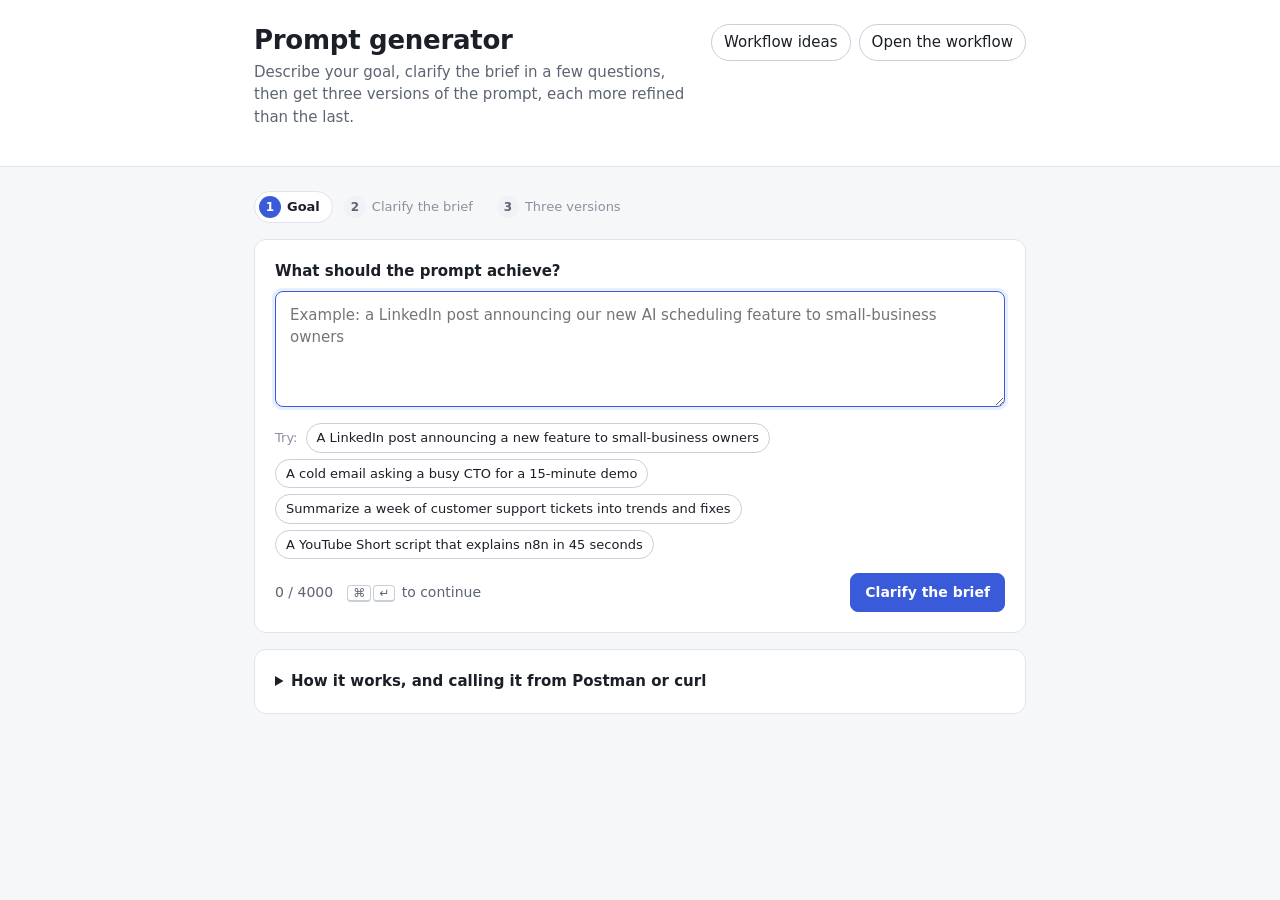
<file: templates-api/web/prompts.html>
<!doctype html>
<html lang="en">
<head>
  <meta charset="utf-8">
  <meta name="viewport" content="width=device-width, initial-scale=1">
  <title>Prompt Generator</title>
  <meta name="description" content="Send a goal to the n8n workflow AI Prompt Generator: three agents draft a prompt each, a fourth picks the best.">
  <link rel="stylesheet" href="app.css">
  <link rel="stylesheet" href="prompts.css">
  <script src="prompts.js" defer></script>
</head>
<body>
  <header class="top">
    <div class="wrap narrow top-row">
      <div class="brand">
        <h1>Prompt generator</h1>
        <p class="sub">Describe your goal, clarify the brief in a few questions, then get three versions of the prompt, each more refined than the last.</p>
      </div>
      <nav class="top-links" aria-label="Pages">
        <a href="./">Workflow ideas</a>
        <a id="link-workflow" href="#" target="_blank" rel="noopener">Open the workflow</a>
      </nav>
    </div>
  </header>

  <main class="wrap narrow">
    <ol class="steps" id="steps" aria-label="Steps">
      <li data-step="1"><span class="n">1</span> Goal</li>
      <li data-step="2"><span class="n">2</span> Clarify the brief</li>
      <li data-step="3"><span class="n">3</span> Three versions</li>
    </ol>

    <form class="panel" id="form" novalidate>
      <label class="field-label" for="goal">What should the prompt achieve?</label>
      <textarea id="goal" rows="4" maxlength="4000" spellcheck="true"
        placeholder="Example: a LinkedIn post announcing our new AI scheduling feature to small-business owners"></textarea>
      <div class="examples" id="examples" aria-label="Example goals"></div>
      <div class="form-foot">
        <span class="hint" id="count">0 / 4000</span>
        <span class="hint keys" aria-hidden="true"><kbd>⌘</kbd><kbd>↵</kbd> to continue</span>
        <button class="btn primary" id="go" type="submit">Clarify the brief</button>
      </div>
    </form>

    <section class="panel brief" id="brief" hidden aria-labelledby="brief-h">
      <p class="eyebrow" id="brief-h">Clarify the brief</p>
      <p class="brief-summary" id="brief-summary"></p>
      <p class="hint">Answer what matters to you. Anything you leave blank, the AI decides.</p>
      <p class="hint fallback-note" id="brief-fallback" hidden>These are general questions: the clarifier could not tailor them to this goal this time.</p>
      <div class="questions" id="questions"></div>
      <details class="preview">
        <summary>Your brief, exactly as the agents will get it</summary>
        <pre class="code" id="brief-preview"></pre>
      </details>
      <div class="form-foot">
        <button class="btn" id="edit-goal" type="button">Edit the goal</button>
        <span class="hint keys" aria-hidden="true"><kbd>⌘</kbd><kbd>↵</kbd> to generate</span>
        <button class="btn primary" id="generate" type="button">Generate 3 versions</button>
      </div>
    </section>

    <section class="panel status" id="status" hidden aria-live="polite">
      <div class="spinner" aria-hidden="true"></div>
      <div class="status-text">
        <p class="status-title"><span id="status-title">Generating…</span> <span id="elapsed">0 s</span></p>
        <p class="hint" id="status-hint"></p>
      </div>
      <button class="btn" id="cancel" type="button">Cancel</button>
    </section>

    <section class="panel notice-panel" id="error" hidden role="alert">
      <p class="error-title" id="error-title"></p>
      <p class="hint" id="error-text"></p>
      <div class="actions" id="error-actions"></div>
    </section>

    <section class="panel result" id="result" hidden aria-labelledby="result-h">
      <div class="result-head">
        <div>
          <p class="eyebrow" id="result-h">Three versions, each more refined</p>
          <p class="result-goal" id="result-goal"></p>
        </div>
        <span class="tag" id="result-meta"></span>
      </div>
      <details class="preview result-brief">
        <summary>Brief used</summary>
        <pre class="code" id="result-brief"></pre>
      </details>
      <div class="choices" id="choices"></div>
      <div class="result-foot">
        <button class="btn" id="adjust" type="button">Adjust the brief</button>
        <button class="btn" id="again" type="button">Run again</button>
        <p class="hint">The workflow also writes version 1, the evaluator's pick, to the Supabase table <code>prompts</code>.</p>
      </div>
    </section>

    <section class="history" id="history-sec" hidden aria-labelledby="history-h">
      <div class="section-head">
        <h2 id="history-h">Recent <span class="count" id="history-count"></span></h2>
        <button class="link-btn" id="clear" type="button">Clear</button>
      </div>
      <p class="hint">Kept in this browser only.</p>
      <ol class="history-list" id="history"></ol>
    </section>

    <details class="panel how">
      <summary>How it works, and calling it from Postman or curl</summary>
      <p>This page talks to the n8n workflow <strong>AI Prompt Generator — Multi-Model Evaluation</strong>
        through <code>POST</code> requests to its production webhook. A plain browser visit to that URL fails, because browsers send <code>GET</code>.</p>
      <ol>
        <li>A clarifier (Gemini) reads your goal and asks the 3 to 5 questions that would change the result most, with suggested answers (<code>"mode": "clarify"</code>; nothing is saved).</li>
        <li>Your goal and answers become the creative brief. Three agents each draft a prompt from it: creative (Gemini), marketing (DeepSeek through OpenRouter), technical (GPT-OSS on Groq).</li>
        <li>An evaluator (Gemini) compares them against the brief and keeps the winner word for word: version 1, <em>Refined</em>.</li>
        <li>A refiner sharpens it: role, audience, constraints and output format spelled out. Version 2, <em>More refined</em>.</li>
        <li>A second refiner makes that production-ready: context, steps, quality criteria, edge cases, an example. Version 3, <em>Most refined</em>.</li>
        <li>The workflow answers with <code>{"goal", "brief", "best_prompt", "choices": [{"level", "label", "prompt"} ×3]}</code> and saves the goal and version 1 to Supabase.</li>
      </ol>
      <p>Clarifying calls one model; generating calls six, on your own API keys. A request without <code>mode</code> generates straight from the goal, as before. The workflow must be published for the webhook to answer.</p>
      <p class="field-label">Same requests from a terminal</p>
      <pre class="code" id="curl"></pre>
      <p class="hint">In Postman or Insomnia: method <code>POST</code>, that URL, body type JSON, with the fields above.</p>
    </details>
  </main>

  <div class="toast" id="toast" role="status" aria-live="polite"></div>
  <noscript><p class="wrap narrow">This page needs JavaScript.</p></noscript>
</body>
</html>
</file>
<file: templates-api/web/app.css>
:root {
  --bg: #f6f7f9;
  --surface: #ffffff;
  --surface-2: #f0f2f5;
  --border: #e1e4ea;
  --border-strong: #c9ced8;
  --text: #1b1f27;
  --muted: #5d6573;
  --faint: #8a919e;
  --accent: #3a5bd9;
  --accent-soft: #e8edff;
  --accent-text: #2c47b3;
  --good: #1f7a4d;
  --good-soft: #e4f4ec;
  --warn: #9a5b00;
  --warn-soft: #fff2db;
  --edge: #a6adba;
  --edge-ai: #8a6fd6;
  --shadow: 0 1px 2px rgba(20, 24, 33, .06), 0 4px 16px rgba(20, 24, 33, .06);
  --shadow-lg: 0 10px 40px rgba(20, 24, 33, .18);
  --radius: 12px;
  --radius-sm: 8px;
  --font: ui-sans-serif, system-ui, -apple-system, "Segoe UI", Roboto, "Helvetica Neue", Arial, sans-serif;
  --mono: ui-monospace, SFMono-Regular, Menlo, Consolas, monospace;
  color-scheme: light;
}

@media (prefers-color-scheme: dark) {
  :root {
    --bg: #111318;
    --surface: #181b22;
    --surface-2: #20242d;
    --border: #2a2f3a;
    --border-strong: #3a404d;
    --text: #e8eaef;
    --muted: #a3aab8;
    --faint: #7b8392;
    --accent: #7d97ff;
    --accent-soft: #232c4d;
    --accent-text: #a9baff;
    --good: #5fd09a;
    --good-soft: #17322a;
    --warn: #f0b45a;
    --warn-soft: #382a14;
    --edge: #59606e;
    --edge-ai: #a58cf0;
    --shadow: 0 1px 2px rgba(0, 0, 0, .3), 0 4px 16px rgba(0, 0, 0, .25);
    --shadow-lg: 0 10px 40px rgba(0, 0, 0, .5);
    color-scheme: dark;
  }
}

* { box-sizing: border-box; }
[hidden] { display: none !important; }
html { -webkit-text-size-adjust: 100%; }
body {
  margin: 0;
  background: var(--bg);
  color: var(--text);
  font: 15px/1.5 var(--font);
}
a { color: var(--accent-text); }
code { font-family: var(--mono); font-size: .9em; background: var(--surface-2); padding: .1em .35em; border-radius: 4px; }
h1, h2, h3 { line-height: 1.25; margin: 0; }
button, input, select, textarea { font: inherit; color: inherit; }
:focus-visible { outline: 2px solid var(--accent); outline-offset: 2px; }
.visually-hidden { position: absolute; width: 1px; height: 1px; overflow: hidden; clip: rect(0 0 0 0); white-space: nowrap; }
.skip { position: absolute; left: -999px; top: 8px; background: var(--surface); padding: 8px 12px; border-radius: var(--radius-sm); z-index: 10; }
.skip:focus { left: 16px; }

.wrap { max-width: 1240px; margin: 0 auto; padding: 0 24px; }

/* --- header ------------------------------------------------------------- */
.top {
  background: var(--surface);
  border-bottom: 1px solid var(--border);
  padding: 28px 0 22px;
  position: sticky;
  top: -96px;
  z-index: 5;
}
.top-row { display: flex; justify-content: space-between; align-items: flex-start; gap: 16px; margin-bottom: 18px; }
.brand h1 { font-size: 26px; letter-spacing: -.01em; }
.sub { margin: 4px 0 0; color: var(--muted); }
.top-links { display: flex; gap: 8px; flex-wrap: wrap; justify-content: flex-end; }
.top-links a {
  text-decoration: none; color: var(--text); border: 1px solid var(--border-strong);
  padding: 6px 12px; border-radius: 999px; white-space: nowrap; background: var(--surface);
}
.top-links a:hover { border-color: var(--accent); color: var(--accent-text); }

.search {
  display: flex; align-items: center; gap: 10px;
  background: var(--surface-2); border: 1px solid var(--border);
  border-radius: var(--radius); padding: 0 14px; height: 50px;
}
.search:focus-within { border-color: var(--accent); background: var(--surface); box-shadow: 0 0 0 3px var(--accent-soft); }
.search svg { width: 20px; height: 20px; fill: none; stroke: var(--faint); stroke-width: 2; flex: none; }
.search input { flex: 1; min-width: 0; border: 0; background: transparent; outline: none; font-size: 16px; height: 100%; }
.search kbd {
  font-family: var(--mono); font-size: 12px; color: var(--faint);
  border: 1px solid var(--border-strong); border-radius: 5px; padding: 1px 6px;
}

/* --- sections ----------------------------------------------------------- */
main { padding-top: 28px; }
section { margin-bottom: 44px; }
.section-head { display: flex; justify-content: space-between; align-items: baseline; gap: 12px; flex-wrap: wrap; margin-bottom: 14px; }
.section-head h2 { font-size: 20px; }
.count { color: var(--faint); font-weight: 500; font-size: 15px; margin-left: 4px; }
.hint { margin: 0; color: var(--muted); font-size: 14px; }
.tools { display: flex; gap: 10px; align-items: center; }
.sort { color: var(--muted); font-size: 14px; display: flex; gap: 8px; align-items: center; }
select {
  background: var(--surface); border: 1px solid var(--border-strong);
  border-radius: var(--radius-sm); padding: 6px 10px;
}

.chips { display: flex; gap: 8px; flex-wrap: wrap; margin-bottom: 6px; }
.chip {
  border: 1px solid var(--border-strong); background: var(--surface);
  border-radius: 999px; padding: 5px 13px; cursor: pointer; font-size: 14px;
}
.chip:hover { border-color: var(--accent); }
.chip[aria-selected="true"], .chip[aria-pressed="true"] { background: var(--accent); border-color: var(--accent); color: #fff; }
@media (prefers-color-scheme: dark) {
  .chip[aria-selected="true"], .chip[aria-pressed="true"] { color: #0d1020; }
}
.chip .n { opacity: .7; margin-left: 4px; font-size: 12px; }
.chips.source { margin: 0 auto 0 12px; }
.section-head .chips.source .chip { padding: 4px 12px; }
.group-blurb { color: var(--muted); margin: 8px 0 14px; min-height: 1.5em; font-size: 14px; }

/* --- cards -------------------------------------------------------------- */
.idea-grid, .tpl-grid { display: grid; gap: 14px; }
.idea-grid { grid-template-columns: repeat(auto-fill, minmax(270px, 1fr)); }
.tpl-grid { grid-template-columns: repeat(auto-fill, minmax(260px, 1fr)); }

.card {
  background: var(--surface); border: 1px solid var(--border); border-radius: var(--radius);
  padding: 16px; text-align: left; cursor: pointer; display: flex; flex-direction: column; gap: 10px;
  transition: border-color .15s, box-shadow .15s, transform .15s; min-width: 0;
}
.card:hover { border-color: var(--border-strong); box-shadow: var(--shadow); transform: translateY(-1px); }
.card h3 { font-size: 15.5px; font-weight: 600; overflow-wrap: anywhere; }
.card p { margin: 0; color: var(--muted); font-size: 14px; }
.card .snippet { display: -webkit-box; -webkit-line-clamp: 3; line-clamp: 3; -webkit-box-orient: vertical; overflow: hidden; }
.card-foot { margin-top: auto; display: flex; gap: 6px; flex-wrap: wrap; align-items: center; }
.idea-card { border-top: 3px solid var(--accent); }

.tag {
  display: inline-flex; align-items: center; gap: 4px;
  font-size: 12px; padding: 2px 8px; border-radius: 999px;
  background: var(--surface-2); color: var(--muted); white-space: nowrap;
}
.tag.level-Quick { background: var(--good-soft); color: var(--good); }
.tag.level-Advanced { background: var(--accent-soft); color: var(--accent-text); }
.tag.warn { background: var(--warn-soft); color: var(--warn); }
.tag.ai { background: var(--accent-soft); color: var(--accent-text); }
.tag.match { background: transparent; border: 1px dashed var(--border-strong); }

.icons { display: flex; gap: 6px; align-items: center; min-height: 30px; flex-wrap: wrap; }
.nicon {
  width: 30px; height: 30px; border-radius: 8px; border: 1px solid var(--border);
  background: var(--surface); display: inline-grid; place-items: center; flex: none; overflow: hidden;
}
.nicon img { width: 20px; height: 20px; object-fit: contain; }
.nicon .mono { font-size: 11px; font-weight: 700; color: var(--muted); letter-spacing: -.02em; }
.glyph { fill: none; stroke: var(--muted); stroke-width: 1.8; stroke-linecap: round; stroke-linejoin: round; }
.card .snippet.flow { font-size: 13px; color: var(--faint); }
.nicon.more { font-size: 12px; color: var(--muted); }
.icons img.dark, .diagram image.dark { display: none; }
@media (prefers-color-scheme: dark) {
  .icons img.has-dark.light, .diagram image.has-dark.light { display: none; }
  .icons img.dark, .diagram image.dark { display: inline; }
}

.more {
  display: block; margin: 16px auto 0; background: var(--surface); border: 1px solid var(--border-strong);
  border-radius: 999px; padding: 8px 18px; cursor: pointer;
}
.more:hover { border-color: var(--accent); }

/* --- filters ------------------------------------------------------------ */
.tpl-layout { display: grid; grid-template-columns: 240px 1fr; gap: 24px; align-items: start; }
.filters { position: sticky; top: 92px; display: flex; flex-direction: column; gap: 18px; max-height: calc(100vh - 110px); overflow: auto; padding-right: 4px; }
.facet h3 { font-size: 12px; text-transform: uppercase; letter-spacing: .06em; color: var(--faint); margin-bottom: 6px; }
.facet ul { list-style: none; margin: 0; padding: 0; }
.facet li button {
  width: 100%; display: flex; justify-content: space-between; gap: 8px; align-items: center;
  background: none; border: 0; padding: 5px 8px; border-radius: 6px; cursor: pointer; text-align: left; font-size: 14px;
}
.facet li button:hover { background: var(--surface-2); }
.facet li button[aria-pressed="true"] { background: var(--accent-soft); color: var(--accent-text); font-weight: 600; }
.facet li button:disabled { opacity: .4; cursor: default; }
.facet li .n { color: var(--faint); font-size: 12px; font-variant-numeric: tabular-nums; }
.facet .toggle { display: flex; gap: 8px; align-items: flex-start; font-size: 14px; padding: 4px 8px; cursor: pointer; }
.facet .toggle input { margin-top: 3px; accent-color: var(--accent); }
.facet .show-more { background: none; border: 0; color: var(--accent-text); cursor: pointer; padding: 4px 8px; font-size: 13px; }
.filter-toggle { display: none; background: var(--surface); border: 1px solid var(--border-strong); border-radius: var(--radius-sm); padding: 6px 12px; cursor: pointer; }

.active-filters { display: flex; gap: 6px; flex-wrap: wrap; margin-bottom: 12px; min-height: 0; }
.active-filters:empty { display: none; }
.active-filters button {
  border: 1px solid var(--accent); background: var(--accent-soft); color: var(--accent-text);
  border-radius: 999px; padding: 3px 10px; font-size: 13px; cursor: pointer;
}
.active-filters .clear { background: none; border-color: transparent; color: var(--muted); text-decoration: underline; }

.ask {
  margin-top: 18px; display: flex; justify-content: space-between; gap: 16px; align-items: center; flex-wrap: wrap;
  background: var(--surface); border: 1px dashed var(--border-strong); border-radius: var(--radius); padding: 18px 20px;
}
.ask h3 { font-size: 16px; margin-bottom: 2px; }
.ask p { margin: 0; color: var(--muted); }
.empty { color: var(--muted); padding: 24px 4px; }

.btn {
  display: inline-flex; align-items: center; justify-content: center; gap: 6px;
  border: 1px solid var(--border-strong); background: var(--surface); color: var(--text);
  border-radius: var(--radius-sm); padding: 8px 14px; cursor: pointer; text-decoration: none; font-size: 14px; white-space: nowrap;
}
.btn:hover { border-color: var(--accent); }
.btn.primary { background: var(--accent); border-color: var(--accent); color: #fff; font-weight: 600; }
.btn.primary:hover { filter: brightness(1.08); }
@media (prefers-color-scheme: dark) { .btn.primary { color: #0d1020; } }

/* --- detail dialog ------------------------------------------------------ */
dialog {
  border: 0; padding: 0; border-radius: 16px; background: var(--surface); color: var(--text);
  width: min(920px, calc(100vw - 32px)); max-height: calc(100vh - 48px); box-shadow: var(--shadow-lg);
}
dialog::backdrop { background: rgba(10, 12, 18, .5); }
.detail { display: flex; flex-direction: column; max-height: calc(100vh - 48px); }
.detail-head { display: flex; justify-content: space-between; gap: 12px; padding: 20px 22px 12px; border-bottom: 1px solid var(--border); }
.detail-head h2 { font-size: 20px; overflow-wrap: anywhere; }
.eyebrow { margin: 0 0 4px; font-size: 12px; text-transform: uppercase; letter-spacing: .06em; color: var(--faint); }
.icon-btn { background: none; border: 0; padding: 6px; border-radius: 8px; cursor: pointer; height: 36px; }
.icon-btn:hover { background: var(--surface-2); }
.icon-btn svg { width: 22px; height: 22px; stroke: var(--muted); stroke-width: 2; fill: none; }
.detail-body { overflow: auto; padding: 18px 22px 24px; display: flex; flex-direction: column; gap: 18px; }
.detail-body > * { flex-shrink: 0; }
.actions { display: flex; gap: 8px; flex-wrap: wrap; }
.meta-row { display: flex; gap: 6px; flex-wrap: wrap; }
.detail .label { font-size: 13px; text-transform: uppercase; letter-spacing: .06em; color: var(--faint); margin-bottom: 8px; }
.notice { background: var(--warn-soft); color: var(--warn); border-radius: var(--radius-sm); padding: 10px 12px; font-size: 14px; }
.notice a { color: inherit; }
.help-list { margin: 6px 0 0; padding-left: 20px; }
.help-list li { margin: 3px 0; }
.confirm { width: 100%; background: var(--warn-soft); border-radius: var(--radius-sm); padding: 12px; color: var(--warn); }
.confirm p { margin: 0 0 10px; font-size: 14px; }
.prompt-box {
  width: 100%; min-height: 150px; resize: vertical; border: 1px solid var(--border-strong); border-radius: var(--radius-sm);
  padding: 12px; background: var(--surface-2); line-height: 1.5;
}
.prompt-box:focus { background: var(--surface); outline: none; border-color: var(--accent); box-shadow: 0 0 0 3px var(--accent-soft); }
.desc { font-size: 14.5px; color: var(--text); overflow-wrap: anywhere; }
.desc p { margin: 0 0 10px; }
.desc ul { margin: 0 0 10px; padding-left: 20px; }
.desc .h { font-weight: 700; margin: 12px 0 6px; }
.related { display: grid; grid-template-columns: repeat(auto-fill, minmax(220px, 1fr)); gap: 10px; }
.related .card { padding: 12px; gap: 6px; }
.related .card h3 { font-size: 14px; }

.diagram-wrap { border: 1px solid var(--border); border-radius: var(--radius); background: var(--surface-2); overflow: auto; }
.diagram { display: block; width: 100%; height: auto; min-width: 520px; }
.diagram .edge { fill: none; stroke: var(--edge); stroke-width: 2; }
.diagram .edge.ai { stroke: var(--edge-ai); stroke-dasharray: 5 4; }
.diagram .node rect { fill: var(--surface); stroke: var(--border-strong); stroke-width: 1.5; }
.diagram .node.trigger rect { stroke: var(--accent); }
.diagram .node.missing rect { stroke: var(--warn); stroke-dasharray: 4 3; }
.diagram .node text { fill: var(--muted); font-size: 12px; font-family: var(--font); }
.diagram .node .mono { fill: var(--muted); font-weight: 700; font-size: 14px; }
.diagram .loading { fill: var(--faint); font-size: 14px; }

.toast {
  position: fixed; left: 50%; bottom: 24px; transform: translate(-50%, 20px); opacity: 0; pointer-events: none;
  background: var(--text); color: var(--bg); padding: 10px 16px; border-radius: 999px; font-size: 14px;
  transition: opacity .2s, transform .2s; z-index: 20; max-width: calc(100vw - 32px); text-align: center;
}
.toast.show { opacity: 1; transform: translate(-50%, 0); }

.foot { color: var(--faint); font-size: 13px; padding-bottom: 40px; }

/* --- small screens ------------------------------------------------------ */
@media (max-width: 860px) {
  .tpl-layout { grid-template-columns: 1fr; }
  .filter-toggle { display: inline-block; }
  .filters { display: none; position: static; max-height: none; background: var(--surface); border: 1px solid var(--border); border-radius: var(--radius); padding: 14px; }
  .filters.open { display: flex; }
}
@media (max-width: 560px) {
  .wrap { padding: 0 16px; }
  .top { padding: 18px 0 14px; top: -120px; }
  .top-row { flex-direction: column; }
  .top-links { justify-content: flex-start; }
  .brand h1 { font-size: 22px; }
  .detail-head, .detail-body { padding-left: 16px; padding-right: 16px; }
}
@media (prefers-reduced-motion: reduce) {
  * { transition: none !important; }
}
</file>
<file: templates-api/web/prompts.css>
/* Prompt generator page (prompts.html). Colors, header, buttons and toast come from app.css. */

.wrap.narrow { max-width: 820px; }
.top { position: static; padding: 24px 0 20px; }
main.narrow { padding-top: 24px; padding-bottom: 48px; display: flex; flex-direction: column; gap: 16px; }
main.narrow > section, main.narrow > details, main.narrow > form { margin: 0; }
.narrow .top-links { flex-shrink: 0; }

.panel {
  background: var(--surface);
  border: 1px solid var(--border);
  border-radius: var(--radius);
  padding: 20px;
}

.field-label { display: block; font-weight: 600; margin: 0 0 8px; }
textarea#goal {
  width: 100%;
  min-height: 112px;
  resize: vertical;
  padding: 12px 14px;
  border: 1px solid var(--border-strong);
  border-radius: var(--radius-sm);
  background: var(--surface);
  line-height: 1.5;
}
textarea#goal:focus { outline: none; border-color: var(--accent); box-shadow: 0 0 0 3px var(--accent-soft); }
textarea#goal[aria-invalid="true"] { border-color: var(--warn); }

.examples { display: flex; flex-wrap: wrap; gap: 6px; margin-top: 10px; }
.examples .chip { font-size: 13px; padding: 4px 10px; text-align: left; }
.examples .label { font-size: 13px; color: var(--faint); align-self: center; margin-right: 2px; }

.form-foot { display: flex; align-items: center; gap: 14px; margin-top: 14px; flex-wrap: wrap; }
.form-foot .btn.primary { margin-left: auto; }
/* Examples help pick a goal; past step 1 they are noise. */
body[data-step="2"] #examples, body[data-step="3"] #examples { display: none; }
.keys kbd {
  font-family: var(--font);
  font-size: 12px;
  border: 1px solid var(--border-strong);
  border-bottom-width: 2px;
  border-radius: 4px;
  padding: 0 5px;
  margin-right: 2px;
  color: var(--muted);
}
@media (hover: none), (pointer: coarse) { .keys { display: none; } }

.btn[disabled] { opacity: .55; cursor: default; }
.btn[disabled]:hover { border-color: var(--border); }
.btn.primary[disabled]:hover { border-color: var(--accent); }

/* steps */
.steps { list-style: none; margin: 0; padding: 0; display: flex; gap: 6px; flex-wrap: wrap; font-size: 13px; color: var(--faint); }
.steps li { display: flex; align-items: center; gap: 6px; padding: 4px 12px 4px 4px; border-radius: 999px; border: 1px solid transparent; }
.steps .n {
  width: 22px; height: 22px; border-radius: 50%; display: inline-grid; place-items: center;
  font-weight: 600; font-size: 12px; background: var(--surface-2); color: var(--muted);
}
.steps li[aria-current="step"] { color: var(--text); font-weight: 600; border-color: var(--border); background: var(--surface); }
.steps li[aria-current="step"] .n { background: var(--accent); color: #fff; }
.steps li.done { color: var(--muted); }
.steps li.done .n { background: var(--accent-soft); color: var(--accent-text); }

/* brief */
.brief { border-top: 3px solid var(--accent); }
.brief-summary { margin: 0 0 4px; font-size: 16px; font-weight: 600; overflow-wrap: anywhere; }
.brief .hint { margin: 0 0 4px; }
.fallback-note { color: var(--warn); }
.questions { display: flex; flex-direction: column; gap: 18px; margin: 18px 0 16px; }
.question { display: flex; flex-direction: column; gap: 8px; }
.q-label { font-weight: 600; }
.q-options { display: flex; flex-wrap: wrap; gap: 6px; }
.q-options .chip { font-size: 13px; padding: 4px 12px; text-align: left; }
.q-answer {
  width: 100%;
  padding: 9px 12px;
  border: 1px solid var(--border-strong);
  border-radius: var(--radius-sm);
  background: var(--surface);
}
.q-answer:focus { outline: none; border-color: var(--accent); box-shadow: 0 0 0 3px var(--accent-soft); }
.preview { margin: 0 0 4px; }
.preview summary { cursor: pointer; color: var(--accent-text); font-size: 14px; }
.preview .code { margin-top: 8px; }
.result-brief { margin: -4px 0 14px; }

/* running */
.status { display: flex; align-items: center; gap: 16px; }
.status-text { flex: 1; min-width: 0; }
.status-title { margin: 0 0 2px; font-weight: 600; }
#elapsed { color: var(--muted); font-weight: 500; font-variant-numeric: tabular-nums; }
.spinner {
  width: 26px;
  height: 26px;
  flex-shrink: 0;
  border-radius: 50%;
  border: 3px solid var(--accent-soft);
  border-top-color: var(--accent);
  animation: spin 0.9s linear infinite;
}
@keyframes spin { to { transform: rotate(360deg); } }
@media (prefers-reduced-motion: reduce) { .spinner { animation-duration: 3s; } }

/* error */
.notice-panel { border-color: var(--warn); background: var(--warn-soft); }
.error-title { margin: 0 0 4px; font-weight: 600; color: var(--warn); }
.notice-panel .hint { color: var(--text); }
.notice-panel .actions { margin-top: 12px; }
.notice-panel .actions:empty { display: none; }

/* result: three versions */
.result { border-top: 3px solid var(--accent); }
.choices { display: flex; flex-direction: column; gap: 14px; }
.choice {
  border: 1px solid var(--border);
  border-radius: var(--radius-sm);
  padding: 14px 16px 16px;
  background: var(--surface);
}
.choice.top { border-color: var(--accent); box-shadow: 0 0 0 1px var(--accent); }
.choice-head { display: flex; align-items: center; gap: 10px; flex-wrap: wrap; }
.choice-head h3 { font-size: 15.5px; margin-right: auto; }
.choice-help { margin: 4px 0 10px; }
.meter { display: inline-flex; gap: 3px; }
.meter i { width: 18px; height: 6px; border-radius: 3px; background: var(--border-strong); }
.meter i.on { background: var(--accent); }
.choice .result-text { margin-bottom: 12px; max-height: 340px; }
.result-foot { display: flex; align-items: center; gap: 10px; margin-top: 16px; flex-wrap: wrap; }
.result-foot .hint { margin: 0; flex: 1; min-width: 220px; }
.result-head { display: flex; justify-content: space-between; align-items: flex-start; gap: 12px; margin-bottom: 12px; }
.result-head .eyebrow { margin: 0 0 2px; }
.result-goal { margin: 0; color: var(--muted); font-size: 14px; overflow-wrap: anywhere; }
.result-head .tag { flex-shrink: 0; }
.result-text {
  margin: 0 0 14px;
  padding: 14px 16px;
  background: var(--surface-2);
  border-radius: var(--radius-sm);
  font: 15px/1.6 var(--font);
  white-space: pre-wrap;
  overflow-wrap: anywhere;
  max-height: 60vh;
  overflow-y: auto;
}
.actions { display: flex; gap: 8px; flex-wrap: wrap; }

/* history */
.history .section-head { margin-bottom: 2px; }
.link-btn { background: none; border: 0; padding: 4px; color: var(--accent-text); cursor: pointer; font-size: 14px; }
.history-list { list-style: none; margin: 10px 0 0; padding: 0; display: flex; flex-direction: column; gap: 8px; }
.history-list button {
  width: 100%;
  text-align: left;
  background: var(--surface);
  border: 1px solid var(--border);
  border-radius: var(--radius-sm);
  padding: 10px 14px;
  cursor: pointer;
  display: grid;
  grid-template-columns: 1fr auto;
  gap: 2px 12px;
}
.history-list button:hover { border-color: var(--border-strong); }
.history-list button[aria-current="true"] { border-color: var(--accent); }
.h-goal { font-weight: 600; font-size: 14px; overflow: hidden; text-overflow: ellipsis; white-space: nowrap; }
.h-when { color: var(--faint); font-size: 12px; white-space: nowrap; }
.h-prompt {
  grid-column: 1 / -1;
  color: var(--muted);
  font-size: 13px;
  display: -webkit-box;
  -webkit-line-clamp: 2;
  line-clamp: 2;
  -webkit-box-orient: vertical;
  overflow: hidden;
}

/* how it works */
.how summary { cursor: pointer; font-weight: 600; }
.how p, .how ol { color: var(--muted); font-size: 14px; }
.how ol { padding-left: 20px; }
.how .field-label { color: var(--text); margin-top: 14px; }
.code {
  margin: 0 0 8px;
  padding: 12px 14px;
  background: var(--surface-2);
  border-radius: var(--radius-sm);
  font: 13px/1.5 var(--mono);
  white-space: pre-wrap;
  overflow-wrap: anywhere;
}

@media (max-width: 600px) {
  .wrap.narrow { padding-left: 16px; padding-right: 16px; }
  .panel { padding: 16px; }
  .status { flex-wrap: wrap; }
  .form-foot .btn { width: 100%; margin-left: 0; }
  .form-foot .btn.primary { margin-left: 0; }
}
</file>
